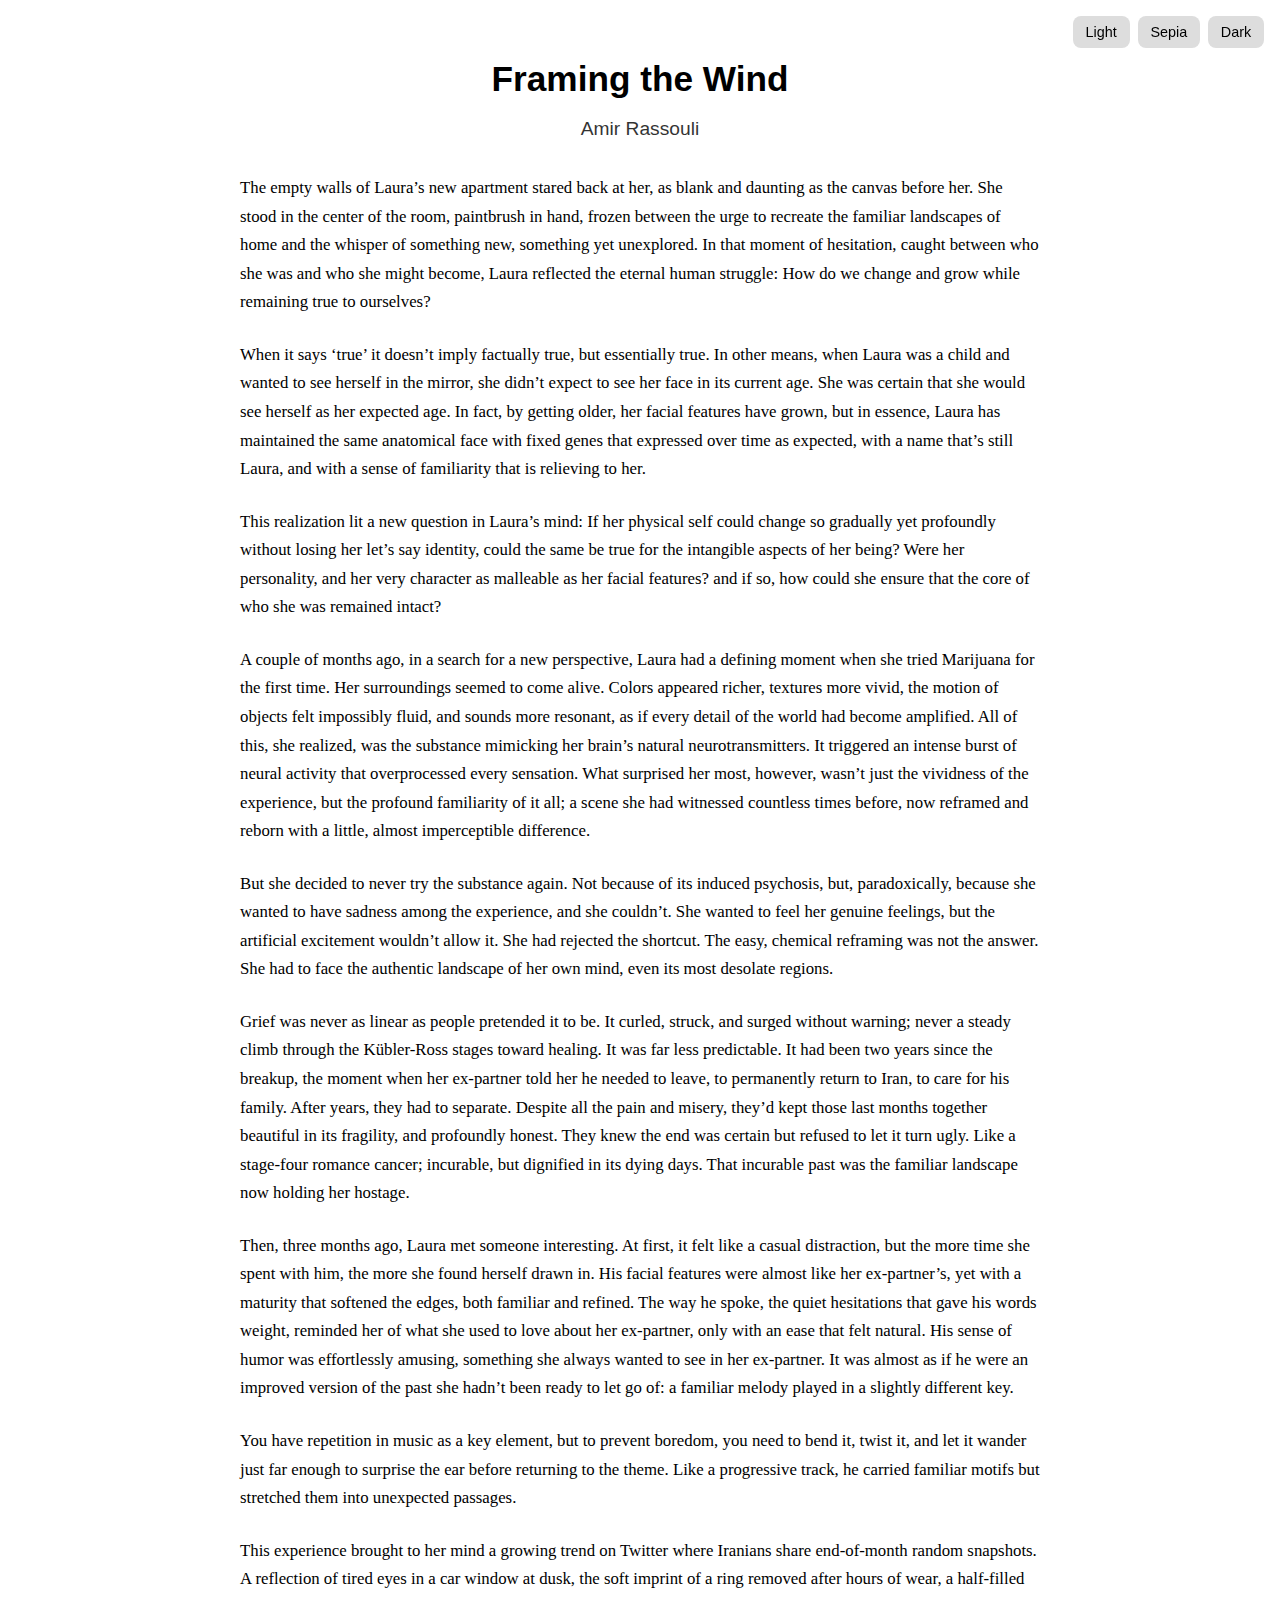
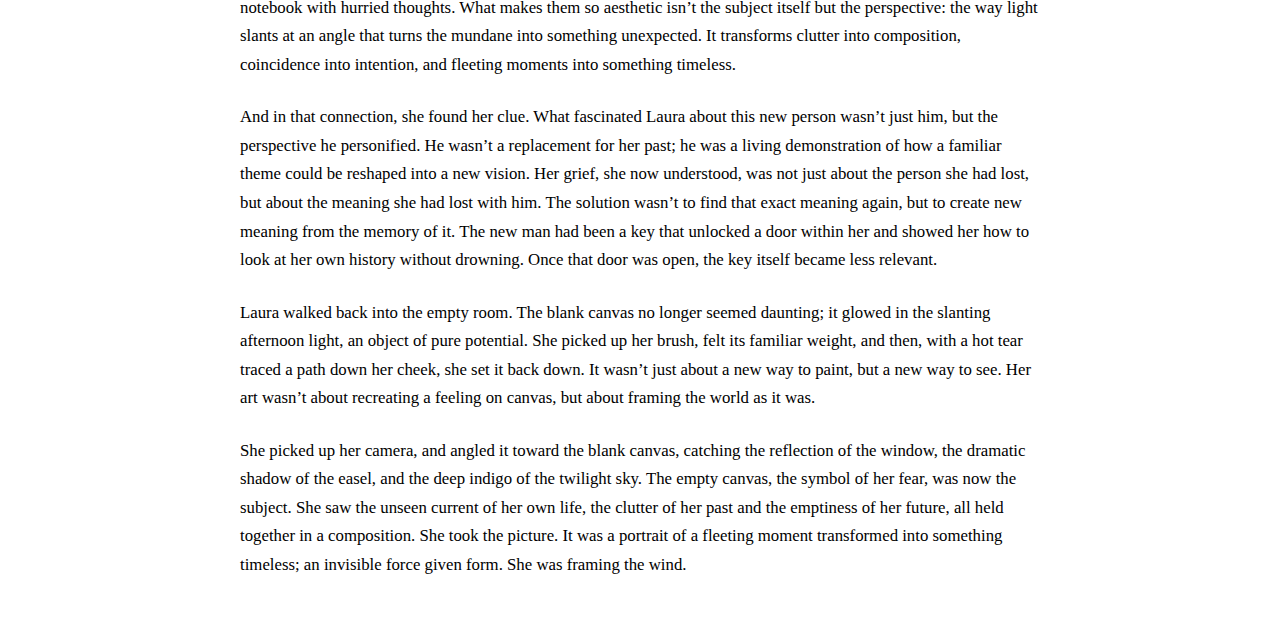
<file: essays/framing the wind/index.html>
<!DOCTYPE html>
<html lang="en">
<head>
  <meta charset="UTF-8">
  <meta name="viewport" content="width=device-width, initial-scale=1.0">
  <title>Framing the Wind — Amir Rassouli</title>
  <style>
    /* Base fonts and layout */
    body {
      margin: 0;
      padding: 0;
      font-family: "Georgia", "Times New Roman", serif;
      line-height: 1.7;
      transition: background-color 0.4s ease, color 0.4s ease;
    }

    main {
      max-width: 800px;
      margin: auto;
      padding: 2rem;
    }

    h1, h2, h3 {
      font-family: "Helvetica Neue", Helvetica, Arial, sans-serif;
      line-height: 1.3;
    }

    h1 {
      font-size: 2.2rem;
      margin-bottom: 0.5rem;
      text-align: center;
    }

    h2 {
      font-size: 1.2rem;
      font-weight: 400;
      text-align: center;
      margin-bottom: 2rem;
      color: inherit;
      opacity: 0.8;
    }

    p {
      margin-bottom: 1.5rem;
      font-size: 1.05rem;
    }

    /* Theme defaults (system preference) */
    body {
      background-color: #ffffff;
      color: #000000;
    }

    @media (prefers-color-scheme: dark) {
      body {
        background-color: #151515;
        color: #e7e7e7;
      }
    }

    /* Theme overrides */
    body.sepia {
      background-color: #f7f1e4;
      color: #262523;
    }

    body.dark {
      background-color: #151515;
      color: #e7e7e7;
    }

    body.light {
      background-color: #ffffff;
      color: #000000;
    }

    /* Theme switcher UI */
    .theme-switcher {
      position: fixed;
      top: 1rem;
      right: 1rem;
      display: flex;
      gap: 0.5rem;
      z-index: 999;
    }

    .theme-switcher button {
      border: none;
      padding: 0.5rem 0.8rem;
      border-radius: 8px;
      cursor: pointer;
      font-size: 0.9rem;
      background: #ddd;
      transition: background 0.3s;
    }

    .theme-switcher button:hover {
      background: #bbb;
    }
  </style>
</head>
<body>
  <div class="theme-switcher">
    <button onclick="setTheme('light')">Light</button>
    <button onclick="setTheme('sepia')">Sepia</button>
    <button onclick="setTheme('dark')">Dark</button>
  </div>

  <main>
    <h1>Framing the Wind</h1>
    <h2>Amir Rassouli</h2>

    <p>The empty walls of Laura’s new apartment stared back at her, as 
blank and daunting as the canvas before her. She stood in the center of 
the room, paintbrush in hand, frozen between the urge to recreate the 
familiar landscapes of home and the whisper of something new, something 
yet unexplored. In that moment of hesitation, caught between who she was 
and who she might become, Laura reflected the eternal human struggle: How 
do we change and grow while remaining true to ourselves?</p>

    <p>When it says ‘true’ it doesn’t imply factually true, but 
essentially true. In other means, when Laura was a child and wanted to see 
herself in the mirror, she didn’t expect to see her face in its current 
age. She was certain that she would see herself as her expected age. In 
fact, by getting older, her facial features have grown, but in essence, 
Laura has maintained the same anatomical face with fixed genes that 
expressed over time as expected, with a name that’s still Laura, and with 
a sense of familiarity that is relieving to her.</p>

    <p>This realization lit a new question in Laura’s mind: If her 
physical self could change so gradually yet profoundly without losing her 
let’s say identity, could the same be true for the intangible aspects of 
her being? Were her personality, and her very character as malleable as 
her facial features? and if so, how could she ensure that the core of who 
she was remained intact?</p>

    <p>A couple of months ago, in a search for a new perspective, Laura 
had a defining moment when she tried Marijuana for the first time. Her 
surroundings seemed to come alive. Colors appeared richer, textures more 
vivid, the motion of objects felt impossibly fluid, and sounds more 
resonant, as if every detail of the world had become amplified. All of 
this, she realized, was the substance mimicking her brain’s natural 
neurotransmitters. It triggered an intense burst of neural activity that 
overprocessed every sensation. What surprised her most, however, wasn’t 
just the vividness of the experience, but the profound familiarity of it 
all; a scene she had witnessed countless times before, now reframed and 
reborn with a little, almost imperceptible difference.</p>

    <p>But she decided to never try the substance again. Not because of 
its induced psychosis, but, paradoxically, because she wanted to have 
sadness among the experience, and she couldn’t. She wanted to feel her 
genuine feelings, but the artificial excitement wouldn’t allow it. She had 
rejected the shortcut. The easy, chemical reframing was not the answer. 
She had to face the authentic landscape of her own mind, even its most 
desolate regions.</p>

    <p>Grief was never as linear as people pretended it to be. It curled, 
struck, and surged without warning; never a steady climb through the 
Kübler-Ross stages toward healing. It was far less predictable. It had 
been two years since the breakup, the moment when her ex-partner told her 
he needed to leave, to permanently return to Iran, to care for his family. 
After years, they had to separate. Despite all the pain and misery, they’d 
kept those last months together beautiful in its fragility, and profoundly 
honest. They knew the end was certain but refused to let it turn ugly. 
Like a stage-four romance cancer; incurable, but dignified in its dying 
days. That incurable past was the familiar landscape now holding her 
hostage.</p>

    <p>Then, three months ago, Laura met someone interesting. At first, it 
felt like a casual distraction, but the more time she spent with him, the 
more she found herself drawn in. His facial features were almost like her 
ex-partner’s, yet with a maturity that softened the edges, both familiar 
and refined. The way he spoke, the quiet hesitations that gave his words 
weight, reminded her of what she used to love about her ex-partner, only 
with an ease that felt natural. His sense of humor was effortlessly 
amusing, something she always wanted to see in her ex-partner. It was 
almost as if he were an improved version of the past she hadn’t been ready 
to let go of: a familiar melody played in a slightly different key.</p>

    <p>You have repetition in music as a key element, but to prevent 
boredom, you need to bend it, twist it, and let it wander just far enough 
to surprise the ear before returning to the theme. Like a progressive 
track, he carried familiar motifs but stretched them into unexpected 
passages.</p>

    <p>This experience brought to her mind a growing trend on Twitter 
where Iranians share end-of-month random snapshots. A reflection of tired 
eyes in a car window at dusk, the soft imprint of a ring removed after 
hours of wear, a half-filled notebook with hurried thoughts. What makes 
them so aesthetic isn’t the subject itself but the perspective: the way 
light slants at an angle that turns the mundane into something unexpected. 
It transforms clutter into composition, coincidence into intention, and 
fleeting moments into something timeless.</p>

    <p>And in that connection, she found her clue. What fascinated Laura 
about this new person wasn’t just him, but the perspective he personified. 
He wasn’t a replacement for her past; he was a living demonstration of how 
a familiar theme could be reshaped into a new vision. Her grief, she now 
understood, was not just about the person she had lost, but about the 
meaning she had lost with him. The solution wasn’t to find that exact 
meaning again, but to create new meaning from the memory of it. The new 
man had been a key that unlocked a door within her and showed her how to 
look at her own history without drowning. Once that door was open, the key 
itself became less relevant.</p>

    <p>Laura walked back into the empty room. The blank canvas no longer 
seemed daunting; it glowed in the slanting afternoon light, an object of 
pure potential. She picked up her brush, felt its familiar weight, and 
then, with a hot tear traced a path down her cheek, she set it back down. 
It wasn’t just about a new way to paint, but a new way to see. Her art 
wasn’t about recreating a feeling on canvas, but about framing the world 
as it was.</p>

    <p>She picked up her camera, and angled it toward the blank canvas, 
catching the reflection of the window, the dramatic shadow of the easel, 
and the deep indigo of the twilight sky. The empty canvas, the symbol of 
her fear, was now the subject. She saw the unseen current of her own life, 
the clutter of her past and the emptiness of her future, all held together 
in a composition. She took the picture. It was a portrait of a fleeting 
moment transformed into something timeless; an invisible force given form. 
She was framing the wind.</p>
  </main>

  <script>
    function setTheme(theme) {
      document.body.classList.remove("light", "sepia", "dark");
      if (theme) document.body.classList.add(theme);
      localStorage.setItem("theme", theme);
    }

    // Load saved theme
    (function() {
      const saved = localStorage.getItem("theme");
      if (saved) {
        setTheme(saved);
      }
    })();
  </script>
</body>
</html>
</file>
